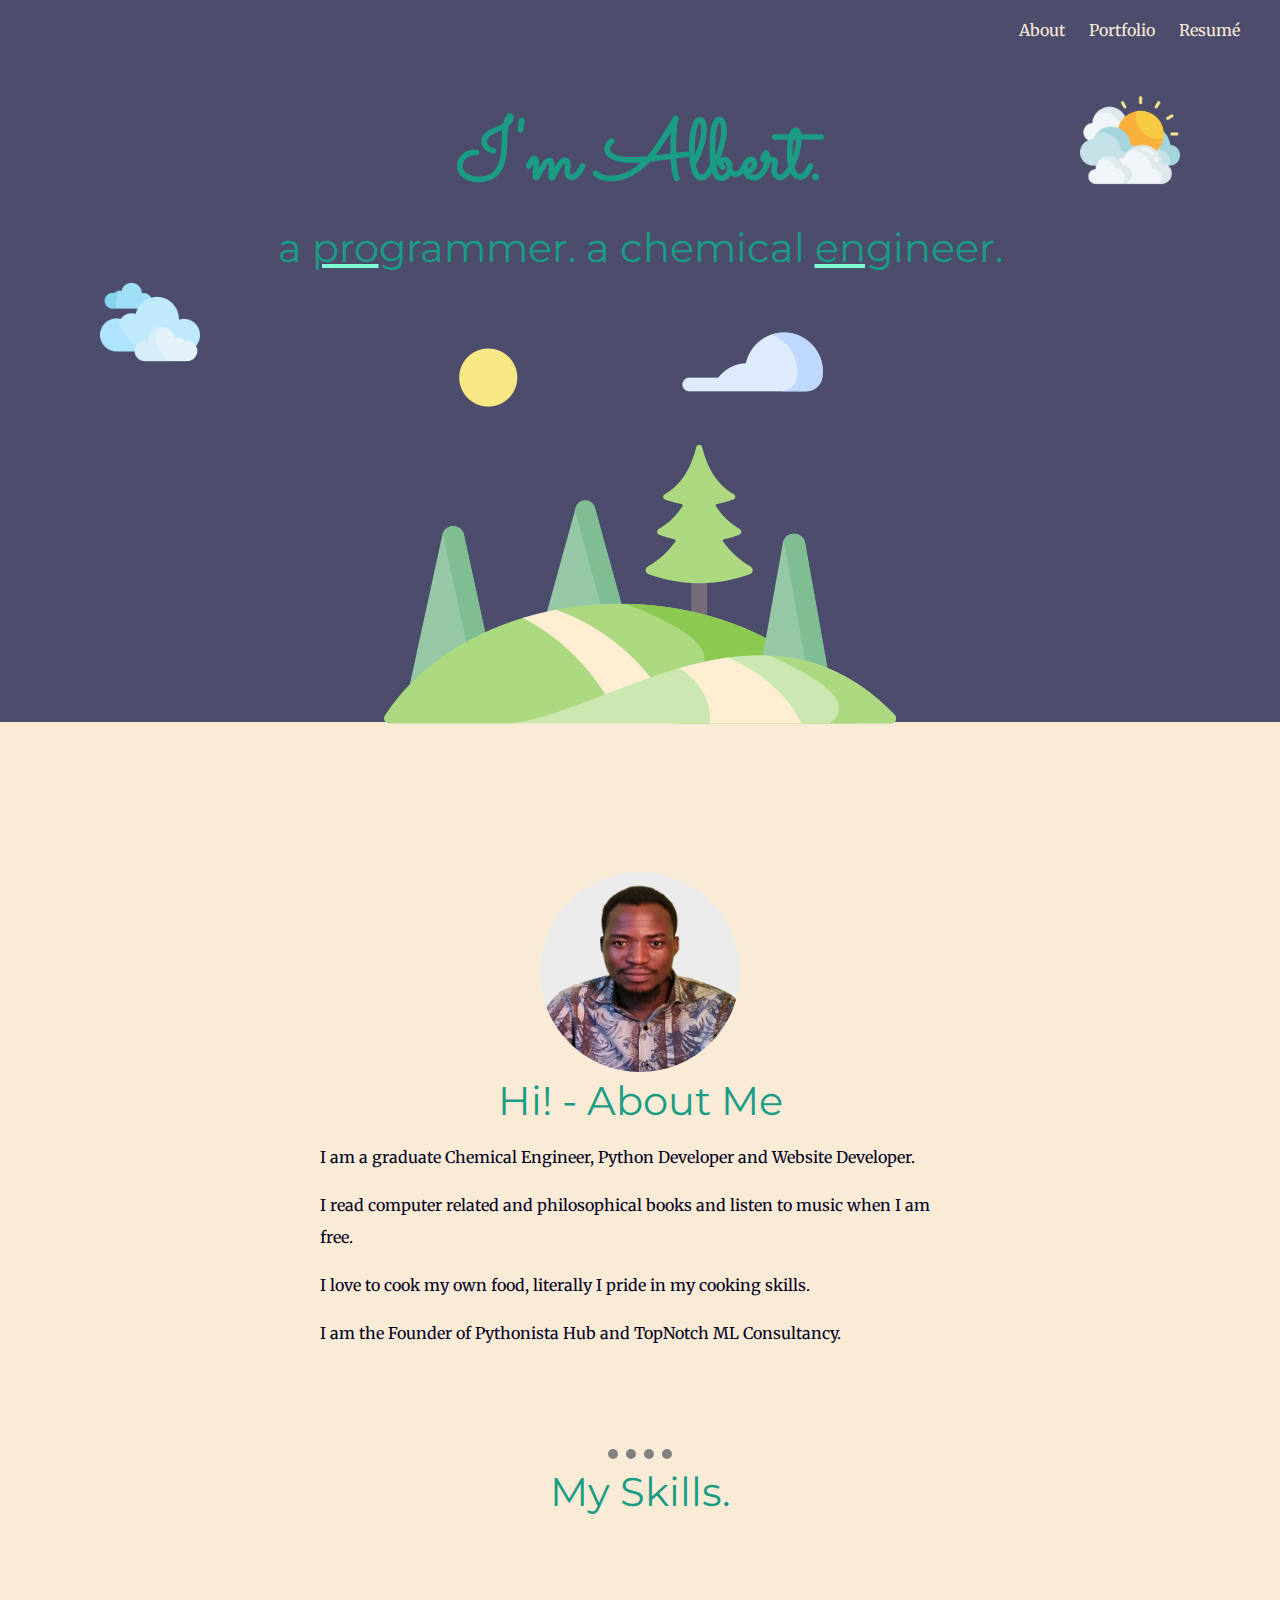
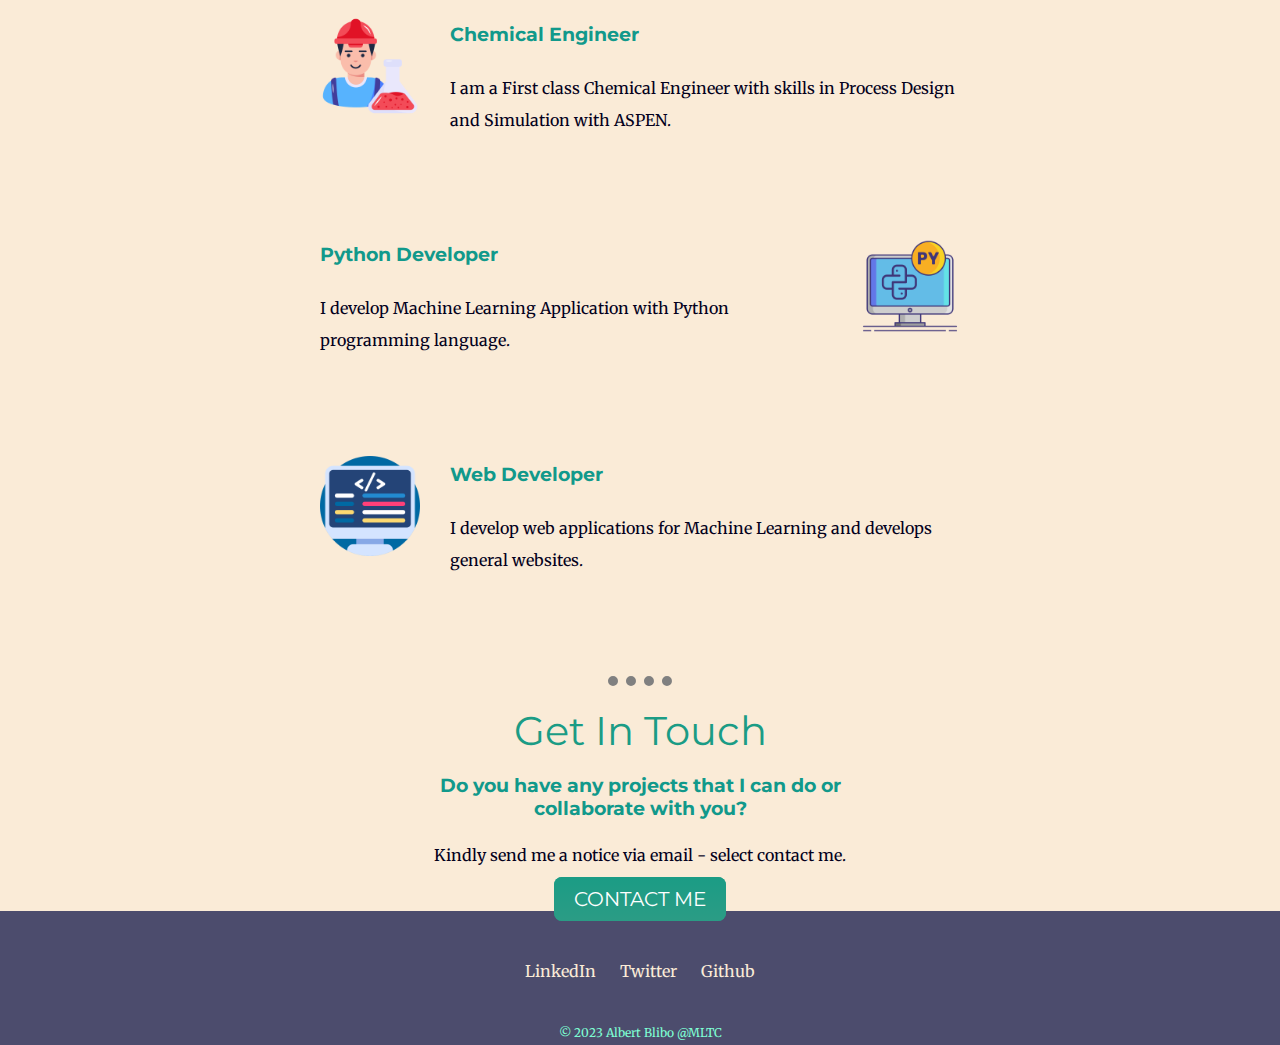
<file: index.html>
<!DOCTYPE html>
<html lang="en">
    <head>
        <meta charset="utf-8">
        <meta http-equiv="X-UA-Compatible" content="IE=edge">
        <title>Blibo Albert</title>
        <meta name="description" content="My personal site">
        <meta name="viewport" content="width=device-width, initial-scale=1">
        <link rel="stylesheet" href="styles.css">
        <link rel="icon" href="favicon.ico">
        <link rel="preconnect" href="https://fonts.googleapis.com">
        <link rel="preconnect" href="https://fonts.gstatic.com" crossorigin>
        <link href="https://fonts.googleapis.com/css2?family=JetBrains+Mono&family=Merriweather&family=Montserrat&family=Sacramento&display=swap" rel="stylesheet">
    </head>
    <body>
        <div id="progress"></div>
        <div class="navigation">
            <a class="header-link" href="#about-albert">About</a>
            <a class="header-link" href="https://www.github.com/bliboalbert">Portfolio</a>
            <a class="header-link" href="resume.html">Resumé</a>
        </div>

        <div class="top-cloud">
            <img width="100" height="100" src="cloudy.png" alt="Cloud icons created by mynamepong - Flaticon">
        </div>
        <div class="bio">
            <h1>I'm Albert.</h1>
            <h2 class="intro">a <span class="pro">pro</span>grammer.
                 a chemical <span class="eng">eng</span>ineer.</h2> 
            
        </div>
        <div class="bottom-cloud">
            <img width="100" height="100" src="clouds.png" alt="Cloud icons created by mynamepong - Flaticon">
        </div>
        <div class="mountain-pic">
            <img class="mountain" src="hill.png" alt="">
        </div>

        <div class="middle-container">
            <div class="profile">
                <img class="profile-pic" src="albertt.png" alt="Albert's picture">
                <section id="about-albert">
                    <h2>Hi! - About Me</h2>
                    <p class="desc">I am a graduate Chemical Engineer, Python Developer and Website Developer.</p>
                    <p class="desc">I read computer related and philosophical books and listen to music when I am free.</p>
                    <p class="desc">I love to cook my own food, literally I pride in my cooking skills.</p>
                    <p class="desc">I am the Founder of Pythonista Hub and TopNotch ML Consultancy.</p>
                </section>
            </div>
            <hr>
            <div class="skills">
                <h2>My Skills.</h2>
                <div class="skill-row">
                    <img class="chemical" src="chemist.png" alt="Chemical Engineer">
                    <h3>Chemical Engineer</h3>
                    <p>I am a First class Chemical Engineer with skills in Process Design and Simulation with ASPEN.</p>
                </div>
                <div class="skill-row">
                    <img class="python" src="development.png" alt="Python Developer">
                    <h3>Python Developer</h3>
                    <p>I develop Machine Learning Application with Python programming language.</p>
                </div>
                <div class="skill-row">
                    <img class="web" src="coding.png" alt="Web Developer">
                    <h3>Web Developer</h3>
                    <p>I develop web applications for Machine Learning and develops general websites.</p>
                </div>
            </div>
            <hr>
            <div class="contact-me">
                <h2>Get In Touch</h2>
                <h3>Do you have any projects that I can do or collaborate with you?</h3>
                <p>Kindly send me a notice via email - select contact me.</p>
                <a class="btn" href="mailto:bliboalbert@outlook.com">CONTACT ME</a>
            </div>
        </div>


        <div class="bottom-container">
            <a class="footer-link" href="https://www.linkedin.com/in/bliboalbert">LinkedIn</a>
            <a class="footer-link" href="https://twitter.com/cryptoyeast">Twitter</a>
            <a class="footer-link" href="https://www.github.com/bliboalbert">Github</a>
            <p class="copyright">© 2023 Albert Blibo @MLTC</p>
        </div>



        <script src="progress.js" async defer></script>
    </body>
</html>
</file>
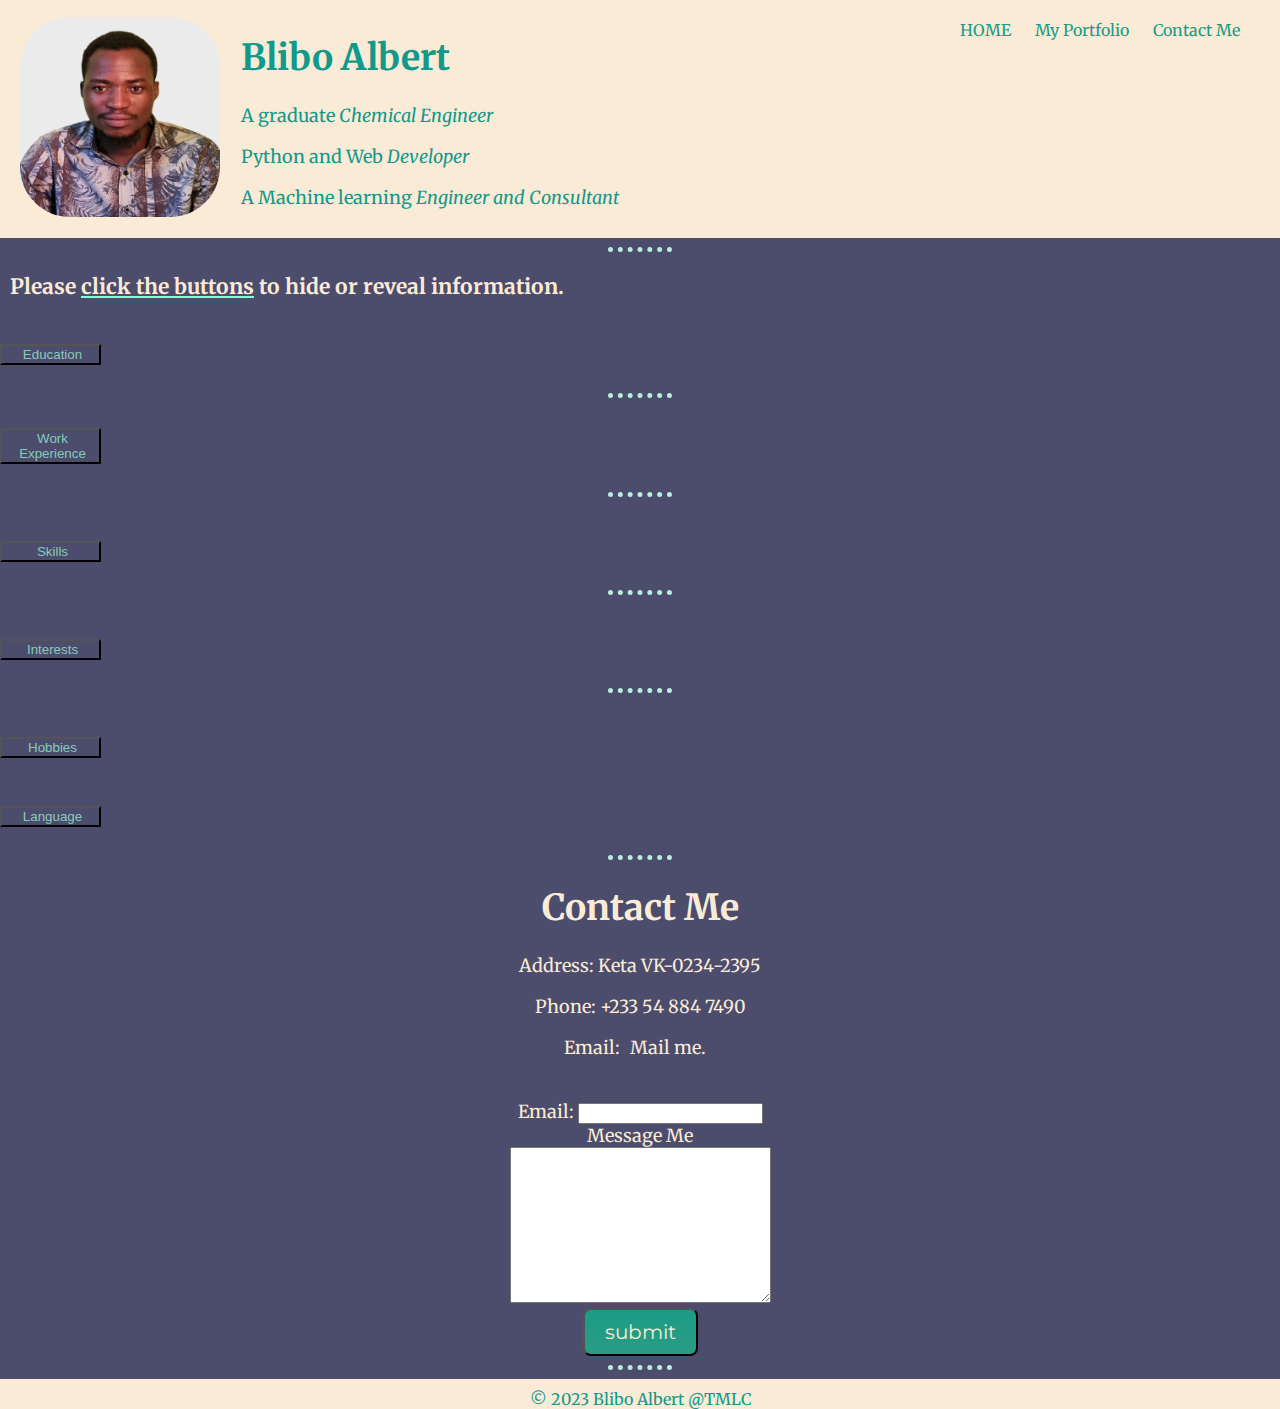
<file: resume.html>
<!DOCTYPE html>
<html>
    <head>
        <meta charset="utf-8">
        <meta http-equiv="X-UA-Compatible" content="IE=edge">
        <title>My Resumé</title>
        <meta name="description" content="A celebrated topnotch Python Developer, Machine Learning Engineer and Chemical Engineer.">
        <meta name="viewport" content="width=device-width, initial-scale=1">
        <link rel="stylesheet" href="resume.css.css">
        <link rel="icon" href="favicon.ico">
        <link rel="icon" href="favicon.ico">
        <link rel="preconnect" href="https://fonts.googleapis.com">
        <link rel="preconnect" href="https://fonts.gstatic.com" crossorigin>
        <link href="https://fonts.googleapis.com/css2?family=JetBrains+Mono&family=Merriweather&family=Montserrat&family=Sacramento&display=swap" rel="stylesheet">

    </head>
    <body>
        <div id="progress"></div>
        <header class="header">
            <div class="header-link">
                <a class="home" href="index.html">HOME</a>
                <a class="home" href="http://www.github.com/bliboalbert">My Portfolio</a>
                <a class="home" href="#contact-me">Contact Me</a>
            </div>
            <table cellspacing="10">
                <tr>
                    <td>
                        <img class='profile-pic-2' src="albertt.png" alt="Albert's profile picture" >
                    </td>
                    <td class="summary">
                        <h1>Blibo Albert</h1>
                        <p>A graduate <em>Chemical Engineer</em></p>
                        <p>Python and Web <em>Developer</em></p>
                        <p>A Machine learning <em>Engineer and Consultant</em></p>
                    </td>
                </tr>
            </table>
        </header>
        
        <hr>
        <h3>Please <span>click the buttons</span> to hide or reveal information.</h3>

        <div id="resume">
            <h1><button class="btn">Education</button></h1>
            <table class="education">
                <tr>
                    <td>
                        2018-2022
                    </td>
                    <td>
                        Kwame Nkrumah University of Science and Technology
                    </td>
                </tr>
                <tr>
                    <td>
                        2013-2016
                    </td>
                    <td>
                        Keta Senior High Technical School
                    </td>
                </tr>
            </table>
            <hr>
            <h1><button class="btn">Work Experience</button></h1>
            <table class="work" cellspacing="10">
                <tr>
                    <th>Date</th>
                    <th>Experience</th>
                </tr>
                <tr>
                    <td>
                        2022
                    </td>
                    <td>
                        Data Analyst at Kumasi Hive / Ghana Tech Lab - NSS Personal
                    </td>
                </tr>
                <tr>
                    <td>
                        2021
                    </td>
                    <td>
                        Plant Design and Economics Analysis - final year project
                    </td>
                </tr>
                <tr>
                    <td>
                        2020
                    </td>
                    <td>
                        Process Development for production of laundry wash liquid soap - internship
                    </td>
                </tr>
            </table>
            <hr>
            <h1><button class="btn">Skills</button></h1>
            <table class="skills" cellspacing="10">

                <tr>
                    <td>
                        Chemical Process Design and Simulation with ASPEN
                    </td>
                    <td>
                        ⭐⭐⭐
                    </td>
                </tr>
                <tr>
                    <td>
                        Python Programming
                    </td>
                    <td>
                        ⭐⭐⭐
                    </td>
                </tr>
                <tr>
                    <td>
                        Machine Learning
                    </td>
                    <td>
                        ⭐⭐⭐
                    </td>
                </tr>
                <tr>
                    <td>
                        Data Analysis
                    </td>
                    <td>
                        ⭐⭐⭐
                    </td>
                </tr>
                <tr>
                    <td>
                        SQL
                    </td>
                    <td>
                        ⭐⭐⭐
                    </td>
                </tr>
                <tr>
                    <td>
                        Virtual Assistant
                    </td>
                    <td>
                        ⭐⭐⭐
                    </td>
                </tr>
                <tr>
                    <td>
                        Deep Learning
                    </td>
                    <td>
                        ⭐⭐
                    </td>
                </tr>
                <tr>
                    <td>
                        Videography
                    </td>
                    <td>
                        ⭐⭐
                    </td>
                </tr>
                <tr>
                    <td>
                        Graphics Design
                    </td>
                    <td>
                        ⭐⭐
                    </td>
                </tr>
                <tr>
                    <td>
                        Web Developer
                    </td>
                    <td>
                        ⭐
                    </td>
                </tr>
                <tr>
                    <td>
                        JavaScript Programming
                    </td>
                    <td>
                        ⭐
                    </td>
                </tr>
                <tr>
                    <td>
                        Solidity Programming
                    </td>
                    <td>
                        ⭐
                    </td>
                </tr>
            </table>
            <hr>
            <h1><button class="btn">Interests</button></h1>
            <ul class="interest">
                <li>
                    Humanitarian Services
                </li>
                <li>
                    Peace and Conflict Resolution
                </li>
                <li>
                    Nanotechnology
                </li>
                <li>
                    Cybersecurity and Networking
                </li>
            </ul>
            <hr>
            <h1><button class="btn">Hobbies</button></h1>
            <ul class="hobbies">
                <li>
                    Cooking local dishes
                </li>
                <li>
                    Reading Books on Technology and philosophy
                </li>
                <li>
                    Programming in Python or JavaScript
                </li>
                <li>
                    Listening to Afrobeat and Pop music
                </li>
            </ul>
            <h1><button class="btn">Language</button></h1>
            <table class="lang" cellspacing="10">
                <tr>
                    <td>
                        Ewé
                    </td>
                    <td>
                        Native         ⭐⭐⭐
                    </td>
                </tr>
                <tr>
                    <td>
                        English
                    </td>
                    <td>
                        Conversational ⭐⭐
                    </td>
                </tr>
                <tr>
                    <td>
                        French
                    </td>
                    <td>
                        Conversational ⭐⭐
                    </td>

                </tr>
            </table>
        </div>
        <hr>
        <section id="contact-me">
            <div class="contact-me">
                <div id="personal-details">
                    <h1 class="contact">Contact Me</h1>
                    <p>Address: Keta VK-0234-2395</p>
                    <p>Phone: +233 54 884 7490</p>
                    <p>Email:<a href="mailto:bliboalbert3@gmail.com">Mail me.</a></p><br>
                </div>
                <div id="form">
                    <form action="mailto:bliboalbert3@gmail.com" method="post">
                        <label for="Email">
                            Email:
                        </label>
                        <input type="email" name="yourEmail" id=""><br>
                        <!-- <label for="password">
                            Password:
                        </label>
                        <input type="password" name="yourPassword" id=""><br> -->
                        <label for="yourMesage">Message Me</label><br>
                        <textarea name="yourMesage" id="" cols="30" rows="10"></textarea><br>
                        <input type="submit" value="submit" class="submit-btn">
                    </form>
                </div>
            </div>
        </section>
        <hr>
        <footer>
            <div class="footer">
                &copy 2023 Blibo Albert @TMLC
            </div>
        </footer>
        
       
        
        <script src="progress.js" async defer></script>
        <script src="scripts.js"></script>
    </body>
</html>
</file>
<file: styles.css>
body {
    color: #03001C;
    margin: 0;
    text-align: center;
    font-family: 'Merriweather', serif;
}


h1 {
    color: #1B9C85;
    font-size: 5.265rem;
    background-color: #4C4C6D;
    margin: 50px auto 0 auto;
    font-family: 'Sacramento', cursive;
}

h2 {
    color: #1B9C85;
    font-family: 'Montserrat', sans-serif;
    font-size: 2.5rem;
    margin-top: 0;
    margin-bottom: 0;
    font-weight: normal;
}

h3 {
    color: #11998B;
    font-family: 'Montserrat', sans-serif;

}

hr {
    width: 5%;
    border-width: 10px;
    border-style: dotted none none;
    border-color: gray;
}

p {
    line-height: 2;
}

a {
    padding: 0 10px 0;
    text-decoration: none;
    color: antiquewhite;
}

a:hover {
    color: #11998B;
}

.contact-me {
    width: 40%;
    margin: 20px auto 0 auto;
}


.btn {
    background: #1B9C85;
    background-image: -webkit-linear-gradient(top, #1B9C85, #2B9C85);
    background-image: -moz-linear-gradient(top, #1B9C85, #2B9C85);
    background-image: -ms-linear-gradient(top, #1B9C85, #2B9C85);
    background-image: -o-linear-gradient(top, #1B9C85, #2B9C85);
    background-image: linear-gradient(to bottom, #1B9C85, #2B9C85);
    -webkit-border-radius: 8;
    -moz-border-radius: 8;
    border-radius: 8px;
    font-family: 'Montserrat', sans-serif;
    color: #ffffff;
    font-size: 20px;
    padding: 10px 20px 10px 20px;
    text-decoration: none;
  }
  
  .btn:hover {
    background: #3cfcd6;
    background-image: -webkit-linear-gradient(top, #3cfcd6, #34d997);
    background-image: -moz-linear-gradient(top, #3cfcd6, #34d997);
    background-image: -ms-linear-gradient(top, #3cfcd6, #34d997);
    background-image: -o-linear-gradient(top, #3cfcd6, #34d997);
    background-image: linear-gradient(to bottom, #3cfcd6, #34d997);
    text-decoration: none;
  }
                

.top-cloud {
    background-color: #4C4C6D;
    margin-left: 0;
    margin-right: 0;
    position: absolute;
    right: 100px;
    top: 40px;
    padding-top: 50px;


}

.bottom-cloud {
    background-color: #4C4C6D;
    margin-left: 0;
    margin-right: 0;
    position: absolute;
    left: 100px;
}

.mountain-pic {
    background-color: #4C4C6D;
    height: 450px;
}

.bio {
    background-color: #4C4C6D;
    padding-top: 50px;
    width: 100%;
    margin: 0 auto 0 auto
}


.pro {
    text-decoration: underline;
    text-decoration-color: aquamarine;
}

.mountain {
    margin: 0;
}

.eng {
    text-decoration: underline;
    text-decoration-color: aquamarine;
}

.profile-pic {
    width: 200px;
    height: 200px;
    border-radius: 100%;
}

.chemical {
    width: 100px;
    height: 100px;
    float: left;
    padding-right: 30px;
}

.web {
    width: 100px;
    height: 100px;
    float: left;
    padding-right: 30px;
}

.python {
    width: 100px;
    height: 100px;
    float: right;
    padding-left: 30px;
}

.middle-container {
    background-color: antiquewhite;
    padding-top: 50px;
}

.bottom-container {
    background-color: #4C4C6D;
    padding-top: 50px;
    margin: 0;
}

.skill-row {
    width: 50%;
    text-align: left;
    margin: 100px auto 100px auto;
    line-height: 2;
}

.desc {
    text-align: left;
}


.intro {
    margin: 0 auto 0 auto;
}
.profile {
    width: 50%;
    margin: 100px auto 100px auto;
}

.navigation {
    margin: 0;
    position: absolute;
    right: 30px;
    top: 20px;
}

.copyright {
    font-size: 0.75rem;
    color: aquamarine;
    margin: 40px auto 0 auto;
}

#progress {
    border-bottom: 2px solid aquamarine;
    width: 0;
    position: fixed;
    top: 0; left: 0;
}
</file>
<file: resume.css.css>
body {
    background-color: #4C4C6D;
    color: antiquewhite;
    margin: 0;
    font-family: 'Merriweather', serif;
    font-size: 18px;
}

h3 {
    padding-left: 10px;

}

h1:hover {
    color: #4C4C6D;
}

h1 > .btn {
    color: #87CBB9;
    padding-left: 10px;
}

hr {
    border-color: #B9EDDD;
    border-style: dotted none none;
    border-width: 5px;
    width: 5%;
}

td {
    padding-left: 10px;
}


th {
    padding-left: 10px;
}


a {
    padding: 0 10px 20px;
    text-decoration: none;
    color: antiquewhite;
}

a:hover {
    color: #11998B;
}

span {
    text-decoration: underline aquamarine;
}

.btn {
    background-color: #4C4C6D;
    width: 101px;
}

.btn:hover {
    color: aqua;
}

.education, .work, .skills, .interest, .hobbies, .lang {
    display: none;
}
.eduActive, .workActive, .skillsActive, .langActive, .intActive, .hobActive {
    display: block;
}

#progress {
    border-bottom: 2px solid aquamarine;
    width: 0;
    position: fixed;
    top: 0; left: 0;
}

.header-link {
    position: absolute;
    right: 30px;
    padding-top: 20px;
    font-size: 1rem;
}

.home {
    text-decoration: none;
    color: #1B9C85;
}

.home:hover {
    color: #4C4C6D;
}

.footer {
    margin: 0, 30px;
    text-align: center;
    color: #11998B;
    background-color: antiquewhite;
    font-size: 1.0rem;
    padding-top: 10px;
}

.header {
    background-color: antiquewhite;
}

.summary {
    color: #11998B;
}

.contact-me {
    display: flexbox;
    text-align: center;
    color: antiquewhite;
}

.contact:hover {
    color: #11998B;
}

.submit-btn {
    background: #4C4C6D;
    background-image: -webkit-linear-gradient(top, #1B9C85, #2B9C85);
    background-image: -moz-linear-gradient(top, #1B9C85, #2B9C85);
    background-image: -ms-linear-gradient(top, #1B9C85, #2B9C85);
    background-image: -o-linear-gradient(top, #1B9C85, #2B9C85);
    background-image: linear-gradient(to bottom, #1B9C85, #2B9C85);
    -webkit-border-radius: 8;
    -moz-border-radius: 8;
    border-radius: 8px;
    font-family: 'Montserrat', sans-serif;
    color: antiquewhite;
    font-size: 20px;
    padding: 10px 20px 10px 20px;
    text-decoration: none;
  }
  
  .submit-btn:hover {
    background: #3cfcd6;
    background-image: -webkit-linear-gradient(top, #3cfcd6, #34d997);
    background-image: -moz-linear-gradient(top, #3cfcd6, #34d997);
    background-image: -ms-linear-gradient(top, #3cfcd6, #34d997);
    background-image: -o-linear-gradient(top, #3cfcd6, #34d997);
    background-image: linear-gradient(to bottom, #3cfcd6, #34d997);
    text-decoration: none;
  }

.profile-pic-2 {
    width: 200px;
    height: 200px;
    border-radius: 50px;
    box-shadow: 0, 0, 0, 10px black;
}
</file>
